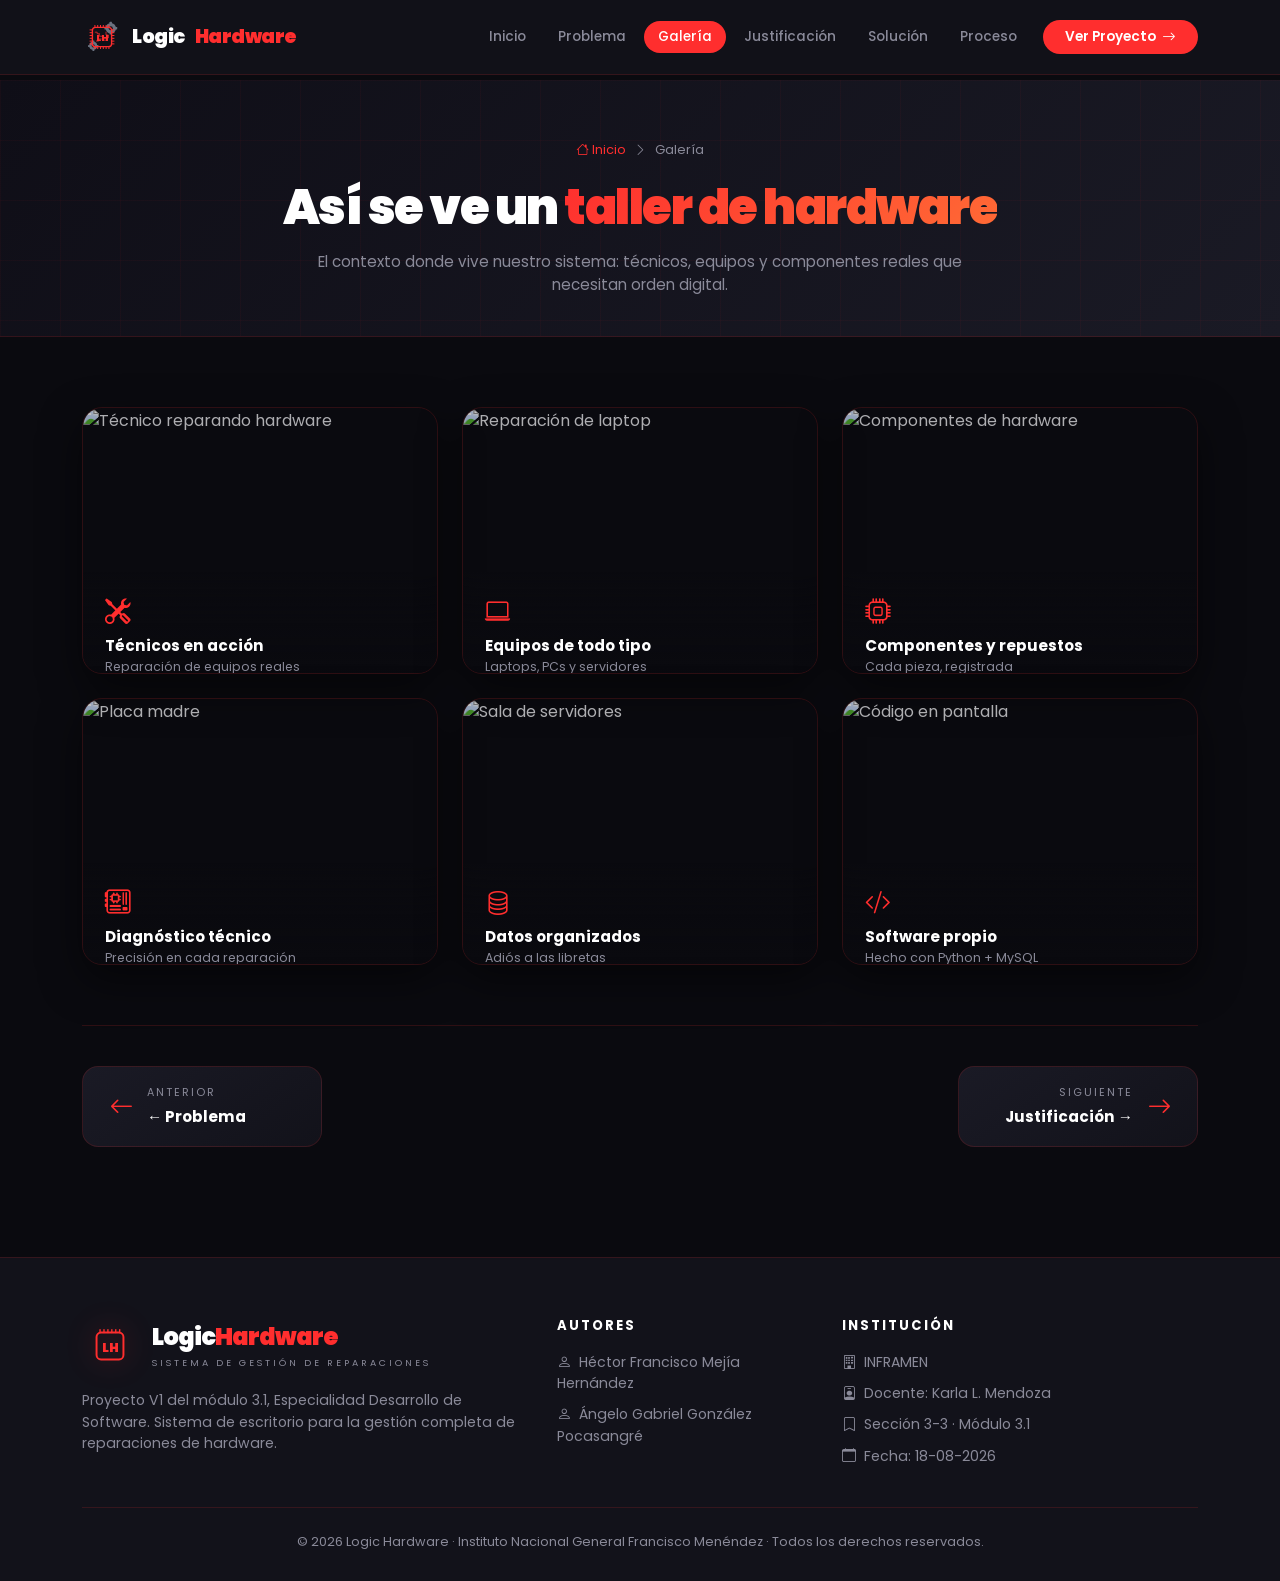
<file: galeria.html>
<!DOCTYPE html>
<html lang="es">
<head>
<meta charset="UTF-8">
<meta name="viewport" content="width=device-width, initial-scale=1.0">
<title>Galería | Logic Hardware</title>
<link rel="icon" type="image/svg+xml" href="data:image/svg+xml,%3Csvg xmlns='http://www.w3.org/2000/svg' viewBox='0 0 100 100'%3E%3Crect width='100' height='100' rx='20' fill='%230a0a0f'/%3E%3Crect x='25' y='25' width='50' height='50' rx='8' fill='none' stroke='%23ff2e2e' stroke-width='3'/%3E%3Ctext x='50' y='58' text-anchor='middle' fill='%23ff2e2e' font-size='22' font-weight='900' font-family='Arial'%3ELH%3C/text%3E%3C/svg%3E">
<link href="https://cdn.jsdelivr.net/npm/bootstrap@5.3.3/dist/css/bootstrap.min.css" rel="stylesheet">
<link rel="stylesheet" href="https://cdn.jsdelivr.net/npm/bootstrap-icons@1.11.3/font/bootstrap-icons.css">
<link href="https://fonts.googleapis.com/css2?family=Poppins:wght@300;400;600;700;900&family=JetBrains+Mono:wght@400;700&display=swap" rel="stylesheet">
<link rel="stylesheet" href="style.css">
</head>
<body>

<div class="progress-bar-lh" id="progressBar"></div>

<!-- NAVBAR -->
<nav class="navbar navbar-expand-lg navbar-lh fixed-top" id="mainNav">
    <div class="container">
        <a class="navbar-brand" href="index.html">
            <svg class="logo-svg" viewBox="0 0 100 100">
                <g transform="translate(72,28)" fill="#6b7280">
                    <circle cx="0" cy="0" r="13"/>
                    <rect x="-3" y="-16" width="6" height="6" rx="1"/>
                    <rect x="-3" y="10" width="6" height="6" rx="1"/>
                    <rect x="-16" y="-3" width="6" height="6" rx="1"/>
                    <rect x="10" y="-3" width="6" height="6" rx="1"/>
                    <circle cx="0" cy="0" r="5" fill="#12121a"/>
                </g>
                <g transform="translate(28,72)" fill="#6b7280">
                    <circle cx="0" cy="0" r="10"/>
                    <rect x="-2" y="-13" width="5" height="5" rx="1"/>
                    <rect x="-2" y="8" width="5" height="5" rx="1"/>
                    <rect x="-13" y="-2" width="5" height="5" rx="1"/>
                    <rect x="8" y="-2" width="5" height="5" rx="1"/>
                    <circle cx="0" cy="0" r="4" fill="#12121a"/>
                </g>
                <rect x="26" y="26" width="48" height="48" rx="8" fill="none" stroke="#ff2e2e" stroke-width="3.5"/>
                <g fill="#ff2e2e">
                    <rect x="31" y="20" width="2.5" height="7"/><rect x="38" y="20" width="2.5" height="7"/>
                    <rect x="45" y="20" width="2.5" height="7"/><rect x="52" y="20" width="2.5" height="7"/>
                    <rect x="59" y="20" width="2.5" height="7"/><rect x="66" y="20" width="2.5" height="7"/>
                    <rect x="31" y="73" width="2.5" height="7"/><rect x="38" y="73" width="2.5" height="7"/>
                    <rect x="45" y="73" width="2.5" height="7"/><rect x="52" y="73" width="2.5" height="7"/>
                    <rect x="59" y="73" width="2.5" height="7"/><rect x="66" y="73" width="2.5" height="7"/>
                    <rect x="19" y="31" width="7" height="2.5"/><rect x="19" y="38" width="7" height="2.5"/>
                    <rect x="19" y="45" width="7" height="2.5"/><rect x="19" y="52" width="7" height="2.5"/>
                    <rect x="19" y="59" width="7" height="2.5"/><rect x="19" y="66" width="7" height="2.5"/>
                    <rect x="74" y="31" width="7" height="2.5"/><rect x="74" y="38" width="7" height="2.5"/>
                    <rect x="74" y="45" width="7" height="2.5"/><rect x="74" y="52" width="7" height="2.5"/>
                    <rect x="74" y="59" width="7" height="2.5"/><rect x="74" y="66" width="7" height="2.5"/>
                </g>
                <g stroke="#ff2e2e" stroke-width="1.8" fill="none" stroke-linecap="round">
                    <path d="M 33 38 L 38 38 L 38 42 L 43 42"/>
                    <path d="M 43 42 L 43 48 L 50 48"/>
                    <path d="M 60 38 L 60 45 L 66 45 L 66 52"/>
                    <path d="M 36 60 L 42 60 L 42 55 L 48 55"/>
                    <path d="M 55 58 L 62 58 L 62 52"/>
                </g>
                <text x="50" y="60" text-anchor="middle" fill="#ff2e2e" font-size="22" font-weight="900" font-family="Arial">LH</text>
            </svg>
            Logic<span>Hardware</span>
        </a>
        <button class="navbar-toggler border-0" type="button" data-bs-toggle="collapse" data-bs-target="#navMenu">
            <i class="bi bi-list text-white fs-3"></i>
        </button>
        <div class="collapse navbar-collapse" id="navMenu">
            <ul class="navbar-nav ms-auto align-items-lg-center gap-1">
                <li class="nav-item"><a class="nav-link" href="index.html">Inicio</a></li>
                <li class="nav-item"><a class="nav-link" href="problema.html">Problema</a></li>
                <li class="nav-item"><a class="nav-link active" href="galeria.html">Galería</a></li>
                <li class="nav-item"><a class="nav-link" href="justificacion.html">Justificación</a></li>
                <li class="nav-item"><a class="nav-link" href="solucion.html">Solución</a></li>
                <li class="nav-item"><a class="nav-link" href="proceso.html">Proceso</a></li>
                <li class="nav-item ms-lg-2">
                    <a class="nav-cta-btn" href="solucion.html">Ver Proyecto <i class="bi bi-arrow-right"></i></a>
                </li>
            </ul>
        </div>
    </div>
</nav>

<!-- PAGE HEADER -->
<div class="page-header">
    <div class="container page-header-content">
        <div class="breadcrumb-lh">
            <a href="index.html"><i class="bi bi-house"></i> Inicio</a>
            <i class="bi bi-chevron-right"></i>
            <span>Galería</span>
        </div>
        <h1>Así se ve un <span>taller de hardware</span></h1>
        <p>El contexto donde vive nuestro sistema: técnicos, equipos y componentes reales que necesitan orden digital.</p>
    </div>
</div>

<!-- GALERÍA -->
<section class="section">
    <div class="container">
        <div class="row g-4">
            <div class="col-md-6 col-lg-4 reveal">
                <div class="gallery-item">
                    <img src="https://images.unsplash.com/photo-1581092160562-40aa08e78837?w=800&q=80" alt="Técnico reparando hardware" loading="lazy" onerror="this.src='https://images.unsplash.com/photo-1603732551658-5fabbafa84eb?w=800&q=80'">
                    <div class="gallery-overlay">
                        <i class="bi bi-tools"></i>
                        <h6>Técnicos en acción</h6>
                        <p>Reparación de equipos reales</p>
                    </div>
                </div>
            </div>

            <div class="col-md-6 col-lg-4 reveal">
                <div class="gallery-item">
                    <img src="https://images.unsplash.com/photo-1591799264318-7e6ef8ddb7ea?w=800&q=80" alt="Reparación de laptop" loading="lazy" onerror="this.src='https://images.unsplash.com/photo-1531492746076-161ca9bcad58?w=800&q=80'">
                    <div class="gallery-overlay">
                        <i class="bi bi-laptop"></i>
                        <h6>Equipos de todo tipo</h6>
                        <p>Laptops, PCs y servidores</p>
                    </div>
                </div>
            </div>

            <div class="col-md-6 col-lg-4 reveal">
                <div class="gallery-item">
                    <img src="https://images.unsplash.com/photo-1558494949-ef010cbdcc31?w=800&q=80" alt="Componentes de hardware" loading="lazy" onerror="this.src='https://images.unsplash.com/photo-1591238372338-22d30c883a86?w=800&q=80'">
                    <div class="gallery-overlay">
                        <i class="bi bi-cpu"></i>
                        <h6>Componentes y repuestos</h6>
                        <p>Cada pieza, registrada</p>
                    </div>
                </div>
            </div>

            <div class="col-md-6 col-lg-4 reveal">
                <div class="gallery-item">
                    <img src="https://images.unsplash.com/photo-1591238372338-22d30c883a86?w=800&q=80" alt="Placa madre" loading="lazy" onerror="this.src='https://images.unsplash.com/photo-1518770660439-4636190af475?w=800&q=80'">
                    <div class="gallery-overlay">
                        <i class="bi bi-motherboard"></i>
                        <h6>Diagnóstico técnico</h6>
                        <p>Precisión en cada reparación</p>
                    </div>
                </div>
            </div>

            <div class="col-md-6 col-lg-4 reveal">
                <div class="gallery-item">
                    <img src="https://images.unsplash.com/photo-1544197150-b99a580bb7a8?w=800&q=80" alt="Sala de servidores" loading="lazy" onerror="this.src='https://images.unsplash.com/photo-1560732488-6b0df240254a?w=800&q=80'">
                    <div class="gallery-overlay">
                        <i class="bi bi-database"></i>
                        <h6>Datos organizados</h6>
                        <p>Adiós a las libretas</p>
                    </div>
                </div>
            </div>

            <div class="col-md-6 col-lg-4 reveal">
                <div class="gallery-item">
                    <img src="https://images.unsplash.com/photo-1461749280684-dccba630e2f6?w=800&q=80" alt="Código en pantalla" loading="lazy" onerror="this.src='https://images.unsplash.com/photo-1498050108023-c5249f4df085?w=800&q=80'">
                    <div class="gallery-overlay">
                        <i class="bi bi-code-slash"></i>
                        <h6>Software propio</h6>
                        <p>Hecho con Python + MySQL</p>
                    </div>
                </div>
            </div>
        </div>

        <!-- NAVEGACIÓN ENTRE PÁGINAS -->
        <div class="page-nav reveal">
            <a href="problema.html" class="page-nav-btn">
                <i class="bi bi-arrow-left"></i>
                <div>
                    <div class="dir">Anterior</div>
                    <div class="ttl">← Problema</div>
                </div>
            </a>
            <a href="justificacion.html" class="page-nav-btn next">
                <i class="bi bi-arrow-right"></i>
                <div>
                    <div class="dir">Siguiente</div>
                    <div class="ttl">Justificación →</div>
                </div>
            </a>
        </div>
    </div>
</section>

<!-- FOOTER -->
<footer>
    <div class="container">
        <div class="row g-4 mb-4">
            <div class="col-lg-5">
                <div class="footer-brand">
                    <svg viewBox="0 0 100 100">
                        <rect x="26" y="26" width="48" height="48" rx="8" fill="none" stroke="#ff2e2e" stroke-width="3.5"/>
                        <g fill="#ff2e2e">
                            <rect x="31" y="20" width="2.5" height="7"/><rect x="38" y="20" width="2.5" height="7"/>
                            <rect x="45" y="20" width="2.5" height="7"/><rect x="52" y="20" width="2.5" height="7"/>
                            <rect x="59" y="20" width="2.5" height="7"/><rect x="66" y="20" width="2.5" height="7"/>
                        </g>
                        <text x="50" y="60" text-anchor="middle" fill="#ff2e2e" font-size="22" font-weight="900" font-family="Arial">LH</text>
                    </svg>
                    <div>
                        <h4>Logic<span>Hardware</span></h4>
                        <div class="tagline">Sistema de Gestión de Reparaciones</div>
                    </div>
                </div>
                <p>Proyecto V1 del módulo 3.1, Especialidad Desarrollo de Software. Sistema de escritorio para la gestión completa de reparaciones de hardware.</p>
            </div>
            <div class="col-lg-3 col-md-6">
                <h6>Autores</h6>
                <ul>
                    <li><i class="bi bi-person me-2"></i>Héctor Francisco Mejía Hernández</li>
                    <li><i class="bi bi-person me-2"></i>Ángelo Gabriel González Pocasangré</li>
                </ul>
            </div>
            <div class="col-lg-4 col-md-6">
                <h6>Institución</h6>
                <ul>
                    <li><i class="bi bi-building me-2"></i>INFRAMEN</li>
                    <li><i class="bi bi-person-badge me-2"></i>Docente: Karla L. Mendoza</li>
                    <li><i class="bi bi-bookmark me-2"></i>Sección 3-3 · Módulo 3.1</li>
                    <li><i class="bi bi-calendar me-2"></i>Fecha: 18-08-2026</li>
                </ul>
            </div>
        </div>
        <div class="footer-bottom">
            © 2026 Logic Hardware · Instituto Nacional General Francisco Menéndez · Todos los derechos reservados.
        </div>
    </div>
</footer>

<script src="https://cdn.jsdelivr.net/npm/bootstrap@5.3.3/dist/js/bootstrap.bundle.min.js"></script>
<script src="script.js"></script>
</body>
</html>
</file>
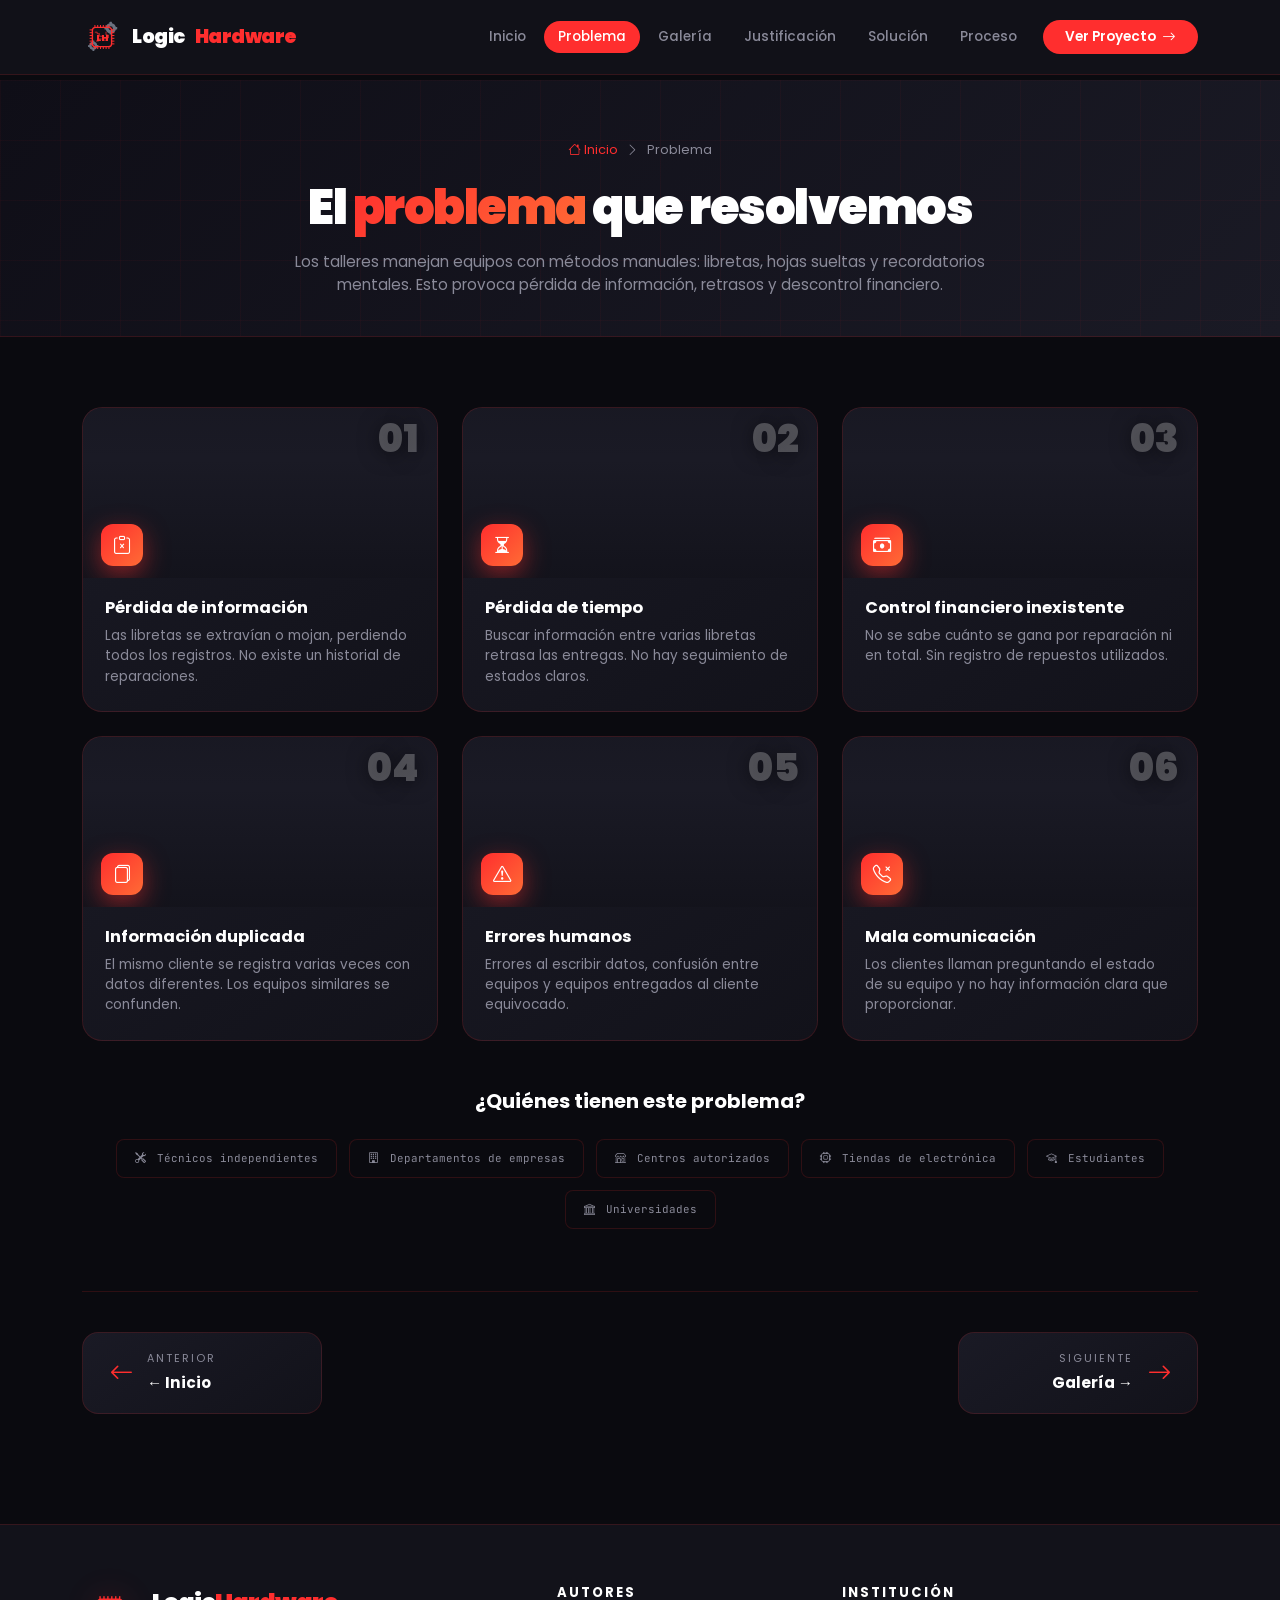
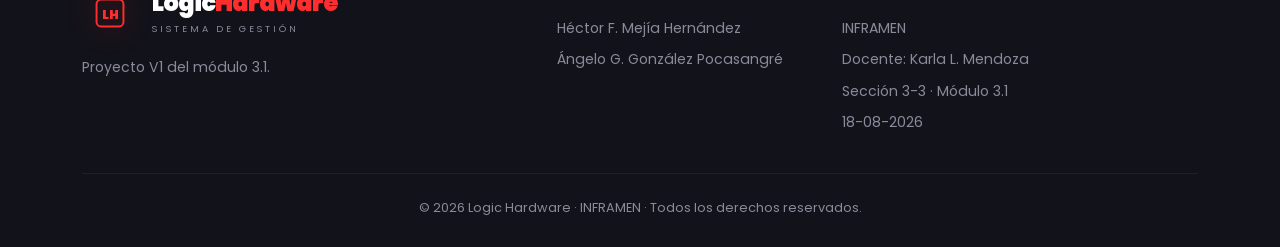
<file: problema.html>
<!DOCTYPE html>
<html lang="es">
<head>
<meta charset="UTF-8">
<meta name="viewport" content="width=device-width, initial-scale=1.0">
<title>Problema | Logic Hardware</title>
<link rel="icon" type="image/svg+xml" href="data:image/svg+xml,%3Csvg xmlns='http://www.w3.org/2000/svg' viewBox='0 0 100 100'%3E%3Crect width='100' height='100' rx='20' fill='%230a0a0f'/%3E%3Crect x='25' y='25' width='50' height='50' rx='8' fill='none' stroke='%23ff2e2e' stroke-width='3'/%3E%3Ctext x='50' y='58' text-anchor='middle' fill='%23ff2e2e' font-size='22' font-weight='900' font-family='Arial'%3ELH%3C/text%3E%3C/svg%3E">
<link href="https://cdn.jsdelivr.net/npm/bootstrap@5.3.3/dist/css/bootstrap.min.css" rel="stylesheet">
<link rel="stylesheet" href="https://cdn.jsdelivr.net/npm/bootstrap-icons@1.11.3/font/bootstrap-icons.css">
<link href="https://fonts.googleapis.com/css2?family=Poppins:wght@300;400;600;700;900&family=JetBrains+Mono:wght@400;700&display=swap" rel="stylesheet">
<link rel="stylesheet" href="style.css">
</head>
<body>

<div class="progress-bar-lh" id="progressBar"></div>

<nav class="navbar navbar-expand-lg navbar-lh fixed-top" id="mainNav">
    <div class="container">
        <a class="navbar-brand" href="index.html">
            <svg class="logo-svg" viewBox="0 0 100 100">
                <g transform="translate(72,28)" fill="#6b7280"><circle cx="0" cy="0" r="13"/><rect x="-3" y="-16" width="6" height="6" rx="1"/><rect x="-3" y="10" width="6" height="6" rx="1"/><rect x="-16" y="-3" width="6" height="6" rx="1"/><rect x="10" y="-3" width="6" height="6" rx="1"/><circle cx="0" cy="0" r="5" fill="#12121a"/></g>
                <g transform="translate(28,72)" fill="#6b7280"><circle cx="0" cy="0" r="10"/><rect x="-2" y="-13" width="5" height="5" rx="1"/><rect x="-2" y="8" width="5" height="5" rx="1"/><rect x="-13" y="-2" width="5" height="5" rx="1"/><rect x="8" y="-2" width="5" height="5" rx="1"/><circle cx="0" cy="0" r="4" fill="#12121a"/></g>
                <rect x="26" y="26" width="48" height="48" rx="8" fill="none" stroke="#ff2e2e" stroke-width="3.5"/>
                <g fill="#ff2e2e"><rect x="31" y="20" width="2.5" height="7"/><rect x="38" y="20" width="2.5" height="7"/><rect x="45" y="20" width="2.5" height="7"/><rect x="52" y="20" width="2.5" height="7"/><rect x="59" y="20" width="2.5" height="7"/><rect x="66" y="20" width="2.5" height="7"/><rect x="31" y="73" width="2.5" height="7"/><rect x="38" y="73" width="2.5" height="7"/><rect x="45" y="73" width="2.5" height="7"/><rect x="52" y="73" width="2.5" height="7"/><rect x="59" y="73" width="2.5" height="7"/><rect x="66" y="73" width="2.5" height="7"/><rect x="19" y="31" width="7" height="2.5"/><rect x="19" y="38" width="7" height="2.5"/><rect x="19" y="45" width="7" height="2.5"/><rect x="19" y="52" width="7" height="2.5"/><rect x="19" y="59" width="7" height="2.5"/><rect x="19" y="66" width="7" height="2.5"/><rect x="74" y="31" width="7" height="2.5"/><rect x="74" y="38" width="7" height="2.5"/><rect x="74" y="45" width="7" height="2.5"/><rect x="74" y="52" width="7" height="2.5"/><rect x="74" y="59" width="7" height="2.5"/><rect x="74" y="66" width="7" height="2.5"/></g>
                <g stroke="#ff2e2e" stroke-width="1.8" fill="none" stroke-linecap="round"><path d="M 33 38 L 38 38 L 38 42 L 43 42"/><path d="M 43 42 L 43 48 L 50 48"/><path d="M 60 38 L 60 45 L 66 45 L 66 52"/><path d="M 36 60 L 42 60 L 42 55 L 48 55"/><path d="M 55 58 L 62 58 L 62 52"/></g>
                <text x="50" y="60" text-anchor="middle" fill="#ff2e2e" font-size="22" font-weight="900" font-family="Arial">LH</text>
            </svg>
            Logic<span>Hardware</span>
        </a>
        <button class="navbar-toggler border-0" type="button" data-bs-toggle="collapse" data-bs-target="#navMenu"><i class="bi bi-list text-white fs-3"></i></button>
        <div class="collapse navbar-collapse" id="navMenu">
            <ul class="navbar-nav ms-auto align-items-lg-center gap-1">
                <li class="nav-item"><a class="nav-link" href="index.html">Inicio</a></li>
                <li class="nav-item"><a class="nav-link active" href="problema.html">Problema</a></li>
                <li class="nav-item"><a class="nav-link" href="galeria.html">Galería</a></li>
                <li class="nav-item"><a class="nav-link" href="justificacion.html">Justificación</a></li>
                <li class="nav-item"><a class="nav-link" href="solucion.html">Solución</a></li>
                <li class="nav-item"><a class="nav-link" href="proceso.html">Proceso</a></li>
                <li class="nav-item ms-lg-2"><a class="nav-cta-btn" href="solucion.html">Ver Proyecto <i class="bi bi-arrow-right"></i></a></li>
            </ul>
        </div>
    </div>
</nav>

<div class="page-header">
    <div class="container page-header-content">
        <div class="breadcrumb-lh"><a href="index.html"><i class="bi bi-house"></i> Inicio</a> <i class="bi bi-chevron-right"></i> <span>Problema</span></div>
        <h1>El <span>problema</span> que resolvemos</h1>
        <p>Los talleres manejan equipos con métodos manuales: libretas, hojas sueltas y recordatorios mentales. Esto provoca pérdida de información, retrasos y descontrol financiero.</p>
    </div>
</div>

<section class="section">
    <div class="container">
        <div class="row g-4">
            <div class="col-md-6 col-lg-4 reveal">
                <div class="prob-card">
                    <div class="prob-img"><span class="prob-num">01</span><img src="https://images.unsplash.com/photo-1586281380349-632531db7ed4?w=800&q=80" alt="Documentos" loading="lazy" onerror="this.src='https://images.unsplash.com/photo-1568667256549-094345857637?w=800&q=80'"><div class="prob-icon-float"><i class="bi bi-clipboard-x"></i></div></div>
                    <div class="prob-body"><h5>Pérdida de información</h5><p>Las libretas se extravían o mojan, perdiendo todos los registros. No existe un historial de reparaciones.</p></div>
                </div>
            </div>
            <div class="col-md-6 col-lg-4 reveal">
                <div class="prob-card">
                    <div class="prob-img"><span class="prob-num">02</span><img src="https://images.unsplash.com/photo-1495364141860-b0d03eccd065?w=800&q=80" alt="Reloj" loading="lazy" onerror="this.src='https://images.unsplash.com/photo-1501139083538-0139583c060f?w=800&q=80'"><div class="prob-icon-float"><i class="bi bi-hourglass-split"></i></div></div>
                    <div class="prob-body"><h5>Pérdida de tiempo</h5><p>Buscar información entre varias libretas retrasa las entregas. No hay seguimiento de estados claros.</p></div>
                </div>
            </div>
            <div class="col-md-6 col-lg-4 reveal">
                <div class="prob-card">
                    <div class="prob-img"><span class="prob-num">03</span><img src="https://images.unsplash.com/photo-1580519542036-c47de6196ba5?w=800&q=80" alt="Dinero" loading="lazy" onerror="this.src='https://images.unsplash.com/photo-1554224155-6726b3ff858f?w=800&q=80'"><div class="prob-icon-float"><i class="bi bi-cash-stack"></i></div></div>
                    <div class="prob-body"><h5>Control financiero inexistente</h5><p>No se sabe cuánto se gana por reparación ni en total. Sin registro de repuestos utilizados.</p></div>
                </div>
            </div>
            <div class="col-md-6 col-lg-4 reveal">
                <div class="prob-card">
                    <div class="prob-img"><span class="prob-num">04</span><img src="https://images.unsplash.com/photo-1554224155-8d04cb21cd6c?w=800&q=80" alt="Duplicado" loading="lazy" onerror="this.src='https://images.unsplash.com/photo-1450101499163-c8848c66ca85?w=800&q=80'"><div class="prob-icon-float"><i class="bi bi-files"></i></div></div>
                    <div class="prob-body"><h5>Información duplicada</h5><p>El mismo cliente se registra varias veces con datos diferentes. Los equipos similares se confunden.</p></div>
                </div>
            </div>
            <div class="col-md-6 col-lg-4 reveal">
                <div class="prob-card">
                    <div class="prob-img"><span class="prob-num">05</span><img src="https://images.unsplash.com/photo-1516321318423-f06f85e504b3?w=800&q=80" alt="Errores" loading="lazy" onerror="this.src='https://images.unsplash.com/photo-1454165804606-c3d57bc86b40?w=800&q=80'"><div class="prob-icon-float"><i class="bi bi-exclamation-triangle"></i></div></div>
                    <div class="prob-body"><h5>Errores humanos</h5><p>Errores al escribir datos, confusión entre equipos y equipos entregados al cliente equivocado.</p></div>
                </div>
            </div>
            <div class="col-md-6 col-lg-4 reveal">
                <div class="prob-card">
                    <div class="prob-img"><span class="prob-num">06</span><img src="https://images.unsplash.com/photo-1553028826-f4804a6dba3b?w=800&q=80" alt="Comunicación" loading="lazy" onerror="this.src='https://images.unsplash.com/photo-1560250097-0b93528c311a?w=800&q=80'"><div class="prob-icon-float"><i class="bi bi-telephone-x"></i></div></div>
                    <div class="prob-body"><h5>Mala comunicación</h5><p>Los clientes llaman preguntando el estado de su equipo y no hay información clara que proporcionar.</p></div>
                </div>
            </div>
        </div>

        <div class="text-center mt-5 reveal">
            <h5 class="text-white fw-bold mb-4">¿Quiénes tienen este problema?</h5>
            <div class="d-flex flex-wrap justify-content-center gap-2">
                <span class="attr-badge" style="padding:10px 18px;"><i class="bi bi-tools me-1"></i> Técnicos independientes</span>
                <span class="attr-badge" style="padding:10px 18px;"><i class="bi bi-building me-1"></i> Departamentos de empresas</span>
                <span class="attr-badge" style="padding:10px 18px;"><i class="bi bi-shop me-1"></i> Centros autorizados</span>
                <span class="attr-badge" style="padding:10px 18px;"><i class="bi bi-cpu me-1"></i> Tiendas de electrónica</span>
                <span class="attr-badge" style="padding:10px 18px;"><i class="bi bi-mortarboard me-1"></i> Estudiantes</span>
                <span class="attr-badge" style="padding:10px 18px;"><i class="bi bi-bank me-1"></i> Universidades</span>
            </div>
        </div>

        <div class="page-nav reveal">
            <a href="index.html" class="page-nav-btn"><i class="bi bi-arrow-left"></i><div><div class="dir">Anterior</div><div class="ttl">← Inicio</div></div></a>
            <a href="galeria.html" class="page-nav-btn next"><i class="bi bi-arrow-right"></i><div><div class="dir">Siguiente</div><div class="ttl">Galería →</div></div></a>
        </div>
    </div>
</section>

<footer>
    <div class="container">
        <div class="row g-4 mb-4">
            <div class="col-lg-5">
                <div class="footer-brand"><svg viewBox="0 0 100 100"><rect x="26" y="26" width="48" height="48" rx="8" fill="none" stroke="#ff2e2e" stroke-width="3.5"/><g fill="#ff2e2e"><rect x="31" y="20" width="2.5" height="7"/><rect x="38" y="20" width="2.5" height="7"/><rect x="45" y="20" width="2.5" height="7"/><rect x="52" y="20" width="2.5" height="7"/><rect x="59" y="20" width="2.5" height="7"/><rect x="66" y="20" width="2.5" height="7"/></g><text x="50" y="60" text-anchor="middle" fill="#ff2e2e" font-size="22" font-weight="900" font-family="Arial">LH</text></svg><div><h4>Logic<span>Hardware</span></h4><div class="tagline">Sistema de Gestión</div></div></div>
                <p>Proyecto V1 del módulo 3.1.</p>
            </div>
            <div class="col-lg-3 col-md-6"><h6>Autores</h6><ul><li>Héctor F. Mejía Hernández</li><li>Ángelo G. González Pocasangré</li></ul></div>
            <div class="col-lg-4 col-md-6"><h6>Institución</h6><ul><li>INFRAMEN</li><li>Docente: Karla L. Mendoza</li><li>Sección 3-3 · Módulo 3.1</li><li>18-08-2026</li></ul></div>
        </div>
        <div class="footer-bottom">© 2026 Logic Hardware · INFRAMEN · Todos los derechos reservados.</div>
    </div>
</footer>

<script src="https://cdn.jsdelivr.net/npm/bootstrap@5.3.3/dist/js/bootstrap.bundle.min.js"></script>
<script src="script.js"></script>
</body>
</html>
</file>
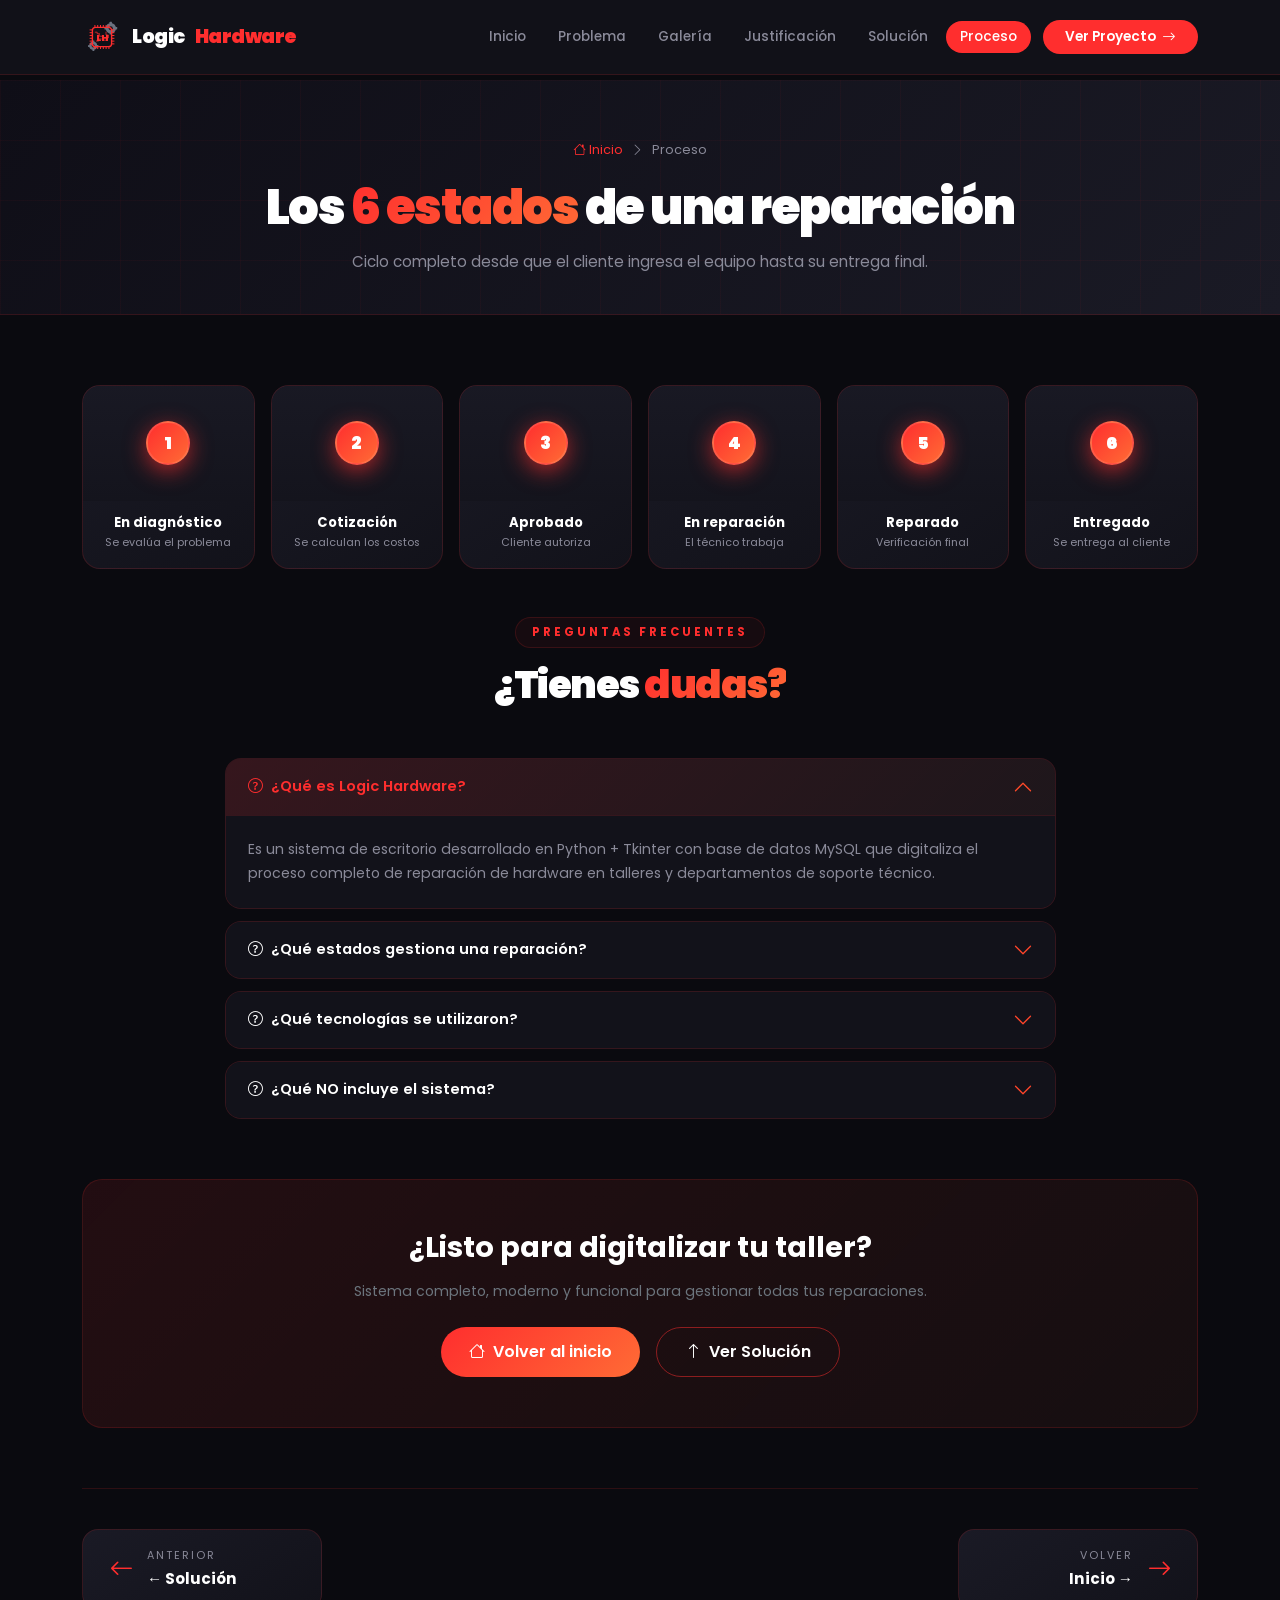
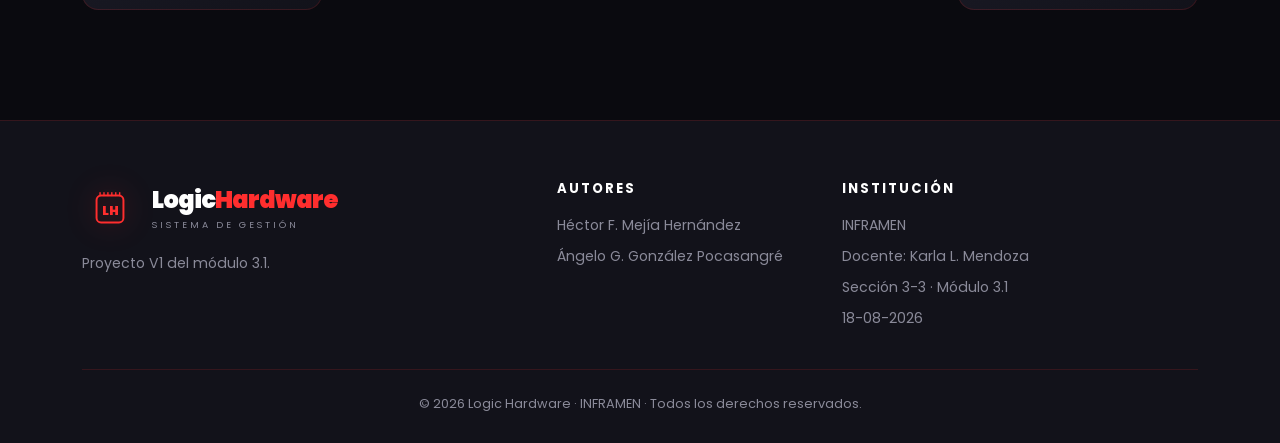
<file: proceso.html>
<!DOCTYPE html>
<html lang="es">
<head>
<meta charset="UTF-8">
<meta name="viewport" content="width=device-width, initial-scale=1.0">
<title>Proceso | Logic Hardware</title>
<link rel="icon" type="image/svg+xml" href="data:image/svg+xml,%3Csvg xmlns='http://www.w3.org/2000/svg' viewBox='0 0 100 100'%3E%3Crect width='100' height='100' rx='20' fill='%230a0a0f'/%3E%3Crect x='25' y='25' width='50' height='50' rx='8' fill='none' stroke='%23ff2e2e' stroke-width='3'/%3E%3Ctext x='50' y='58' text-anchor='middle' fill='%23ff2e2e' font-size='22' font-weight='900' font-family='Arial'%3ELH%3C/text%3E%3C/svg%3E">
<link href="https://cdn.jsdelivr.net/npm/bootstrap@5.3.3/dist/css/bootstrap.min.css" rel="stylesheet">
<link rel="stylesheet" href="https://cdn.jsdelivr.net/npm/bootstrap-icons@1.11.3/font/bootstrap-icons.css">
<link href="https://fonts.googleapis.com/css2?family=Poppins:wght@300;400;600;700;900&family=JetBrains+Mono:wght@400;700&display=swap" rel="stylesheet">
<link rel="stylesheet" href="style.css">
</head>
<body>

<div class="progress-bar-lh" id="progressBar"></div>

<nav class="navbar navbar-expand-lg navbar-lh fixed-top" id="mainNav">
    <div class="container">
        <a class="navbar-brand" href="index.html">
            <svg class="logo-svg" viewBox="0 0 100 100">
                <g transform="translate(72,28)" fill="#6b7280"><circle cx="0" cy="0" r="13"/><rect x="-3" y="-16" width="6" height="6" rx="1"/><rect x="-3" y="10" width="6" height="6" rx="1"/><rect x="-16" y="-3" width="6" height="6" rx="1"/><rect x="10" y="-3" width="6" height="6" rx="1"/><circle cx="0" cy="0" r="5" fill="#12121a"/></g>
                <g transform="translate(28,72)" fill="#6b7280"><circle cx="0" cy="0" r="10"/><rect x="-2" y="-13" width="5" height="5" rx="1"/><rect x="-2" y="8" width="5" height="5" rx="1"/><rect x="-13" y="-2" width="5" height="5" rx="1"/><rect x="8" y="-2" width="5" height="5" rx="1"/><circle cx="0" cy="0" r="4" fill="#12121a"/></g>
                <rect x="26" y="26" width="48" height="48" rx="8" fill="none" stroke="#ff2e2e" stroke-width="3.5"/>
                <g fill="#ff2e2e"><rect x="31" y="20" width="2.5" height="7"/><rect x="38" y="20" width="2.5" height="7"/><rect x="45" y="20" width="2.5" height="7"/><rect x="52" y="20" width="2.5" height="7"/><rect x="59" y="20" width="2.5" height="7"/><rect x="66" y="20" width="2.5" height="7"/><rect x="31" y="73" width="2.5" height="7"/><rect x="38" y="73" width="2.5" height="7"/><rect x="45" y="73" width="2.5" height="7"/><rect x="52" y="73" width="2.5" height="7"/><rect x="59" y="73" width="2.5" height="7"/><rect x="66" y="73" width="2.5" height="7"/><rect x="19" y="31" width="7" height="2.5"/><rect x="19" y="38" width="7" height="2.5"/><rect x="19" y="45" width="7" height="2.5"/><rect x="19" y="52" width="7" height="2.5"/><rect x="19" y="59" width="7" height="2.5"/><rect x="19" y="66" width="7" height="2.5"/><rect x="74" y="31" width="7" height="2.5"/><rect x="74" y="38" width="7" height="2.5"/><rect x="74" y="45" width="7" height="2.5"/><rect x="74" y="52" width="7" height="2.5"/><rect x="74" y="59" width="7" height="2.5"/><rect x="74" y="66" width="7" height="2.5"/></g>
                <g stroke="#ff2e2e" stroke-width="1.8" fill="none" stroke-linecap="round"><path d="M 33 38 L 38 38 L 38 42 L 43 42"/><path d="M 43 42 L 43 48 L 50 48"/><path d="M 60 38 L 60 45 L 66 45 L 66 52"/><path d="M 36 60 L 42 60 L 42 55 L 48 55"/><path d="M 55 58 L 62 58 L 62 52"/></g>
                <text x="50" y="60" text-anchor="middle" fill="#ff2e2e" font-size="22" font-weight="900" font-family="Arial">LH</text>
            </svg>
            Logic<span>Hardware</span>
        </a>
        <button class="navbar-toggler border-0" type="button" data-bs-toggle="collapse" data-bs-target="#navMenu"><i class="bi bi-list text-white fs-3"></i></button>
        <div class="collapse navbar-collapse" id="navMenu">
            <ul class="navbar-nav ms-auto align-items-lg-center gap-1">
                <li class="nav-item"><a class="nav-link" href="index.html">Inicio</a></li>
                <li class="nav-item"><a class="nav-link" href="problema.html">Problema</a></li>
                <li class="nav-item"><a class="nav-link" href="galeria.html">Galería</a></li>
                <li class="nav-item"><a class="nav-link" href="justificacion.html">Justificación</a></li>
                <li class="nav-item"><a class="nav-link" href="solucion.html">Solución</a></li>
                <li class="nav-item"><a class="nav-link active" href="proceso.html">Proceso</a></li>
                <li class="nav-item ms-lg-2"><a class="nav-cta-btn" href="solucion.html">Ver Proyecto <i class="bi bi-arrow-right"></i></a></li>
            </ul>
        </div>
    </div>
</nav>

<div class="page-header">
    <div class="container page-header-content">
        <div class="breadcrumb-lh"><a href="index.html"><i class="bi bi-house"></i> Inicio</a> <i class="bi bi-chevron-right"></i> <span>Proceso</span></div>
        <h1>Los <span>6 estados</span> de una reparación</h1>
        <p>Ciclo completo desde que el cliente ingresa el equipo hasta su entrega final.</p>
    </div>
</div>

<section class="section">
    <div class="container">
        <div class="row g-3">
            <div class="col-6 col-md-4 col-lg-2 reveal"><div class="process-step"><div class="process-img"><img src="https://images.unsplash.com/photo-1581092160562-40aa08e78837?w=800&q=80" alt="Diagnóstico" loading="lazy" onerror="this.src='https://images.unsplash.com/photo-1603732551658-5fabbafa84eb?w=800&q=80'"><div class="process-num">1</div></div><div class="process-body"><h6>En diagnóstico</h6><p>Se evalúa el problema</p></div></div></div>
            <div class="col-6 col-md-4 col-lg-2 reveal"><div class="process-step"><div class="process-img"><img src="https://images.unsplash.com/photo-1554224155-6726b3ff858f?w=800&q=80" alt="Cotización" loading="lazy" onerror="this.src='https://images.unsplash.com/photo-1554224154-26032ffc0d07?w=800&q=80'"><div class="process-num">2</div></div><div class="process-body"><h6>Cotización</h6><p>Se calculan los costos</p></div></div></div>
            <div class="col-6 col-md-4 col-lg-2 reveal"><div class="process-step"><div class="process-img"><img src="https://images.unsplash.com/photo-1521737711867-e3b97375f902?w=800&q=80" alt="Aprobado" loading="lazy" onerror="this.src='https://images.unsplash.com/photo-1522071820081-009f0129c71c?w=800&q=80'"><div class="process-num">3</div></div><div class="process-body"><h6>Aprobado</h6><p>Cliente autoriza</p></div></div></div>
            <div class="col-6 col-md-4 col-lg-2 reveal"><div class="process-step"><div class="process-img"><img src="https://images.unsplash.com/photo-1591799264318-7e6ef8ddb7ea?w=800&q=80" alt="Reparación" loading="lazy" onerror="this.src='https://images.unsplash.com/photo-1531492746076-161ca9bcad58?w=800&q=80'"><div class="process-num">4</div></div><div class="process-body"><h6>En reparación</h6><p>El técnico trabaja</p></div></div></div>
            <div class="col-6 col-md-4 col-lg-2 reveal"><div class="process-step"><div class="process-img"><img src="https://images.unsplash.com/photo-1498050108023-c5249f4df085?w=800&q=80" alt="Reparado" loading="lazy" onerror="this.src='https://images.unsplash.com/photo-1461749280684-dccba630e2f6?w=800&q=80'"><div class="process-num">5</div></div><div class="process-body"><h6>Reparado</h6><p>Verificación final</p></div></div></div>
            <div class="col-6 col-md-4 col-lg-2 reveal"><div class="process-step"><div class="process-img"><img src="https://images.unsplash.com/photo-1556742049-0cfed4f6a45d?w=800&q=80" alt="Entregado" loading="lazy" onerror="this.src='https://images.unsplash.com/photo-1521737604893-d14cc237f11d?w=800&q=80'"><div class="process-num">6</div></div><div class="process-body"><h6>Entregado</h6><p>Se entrega al cliente</p></div></div></div>
        </div>

        <div class="section-header mt-5 reveal"><span class="section-tag">Preguntas Frecuentes</span><h2 class="section-title">¿Tienes <span>dudas?</span></h2></div>
        <div class="row justify-content-center">
            <div class="col-lg-9">
                <div class="accordion accordion-lh reveal" id="faqAccordion">
                    <div class="accordion-item"><h2 class="accordion-header"><button class="accordion-button" type="button" data-bs-toggle="collapse" data-bs-target="#faq1"><i class="bi bi-question-circle me-2"></i> ¿Qué es Logic Hardware?</button></h2><div id="faq1" class="accordion-collapse collapse show" data-bs-parent="#faqAccordion"><div class="accordion-body">Es un sistema de escritorio desarrollado en Python + Tkinter con base de datos MySQL que digitaliza el proceso completo de reparación de hardware en talleres y departamentos de soporte técnico.</div></div></div>
                    <div class="accordion-item"><h2 class="accordion-header"><button class="accordion-button collapsed" type="button" data-bs-toggle="collapse" data-bs-target="#faq2"><i class="bi bi-question-circle me-2"></i> ¿Qué estados gestiona una reparación?</button></h2><div id="faq2" class="accordion-collapse collapse" data-bs-parent="#faqAccordion"><div class="accordion-body">El sistema maneja 6 estados: <strong>En diagnóstico</strong>, <strong>Cotización</strong>, <strong>Aprobado</strong>, <strong>En reparación</strong>, <strong>Reparado</strong> y <strong>Entregado</strong>.</div></div></div>
                    <div class="accordion-item"><h2 class="accordion-header"><button class="accordion-button collapsed" type="button" data-bs-toggle="collapse" data-bs-target="#faq3"><i class="bi bi-question-circle me-2"></i> ¿Qué tecnologías se utilizaron?</button></h2><div id="faq3" class="accordion-collapse collapse" data-bs-parent="#faqAccordion"><div class="accordion-body"><strong>Python</strong>, <strong>Tkinter</strong>, <strong>MySQL</strong>, <strong>MySQL Workbench</strong> y <strong>PyCharm</strong>.</div></div></div>
                    <div class="accordion-item"><h2 class="accordion-header"><button class="accordion-button collapsed" type="button" data-bs-toggle="collapse" data-bs-target="#faq4"><i class="bi bi-question-circle me-2"></i> ¿Qué NO incluye el sistema?</button></h2><div id="faq4" class="accordion-collapse collapse" data-bs-parent="#faqAccordion"><div class="accordion-body">No gestiona ventas, no tiene facturación electrónica, no maneja pagos en línea, sin notificaciones SMS/email y sin gestión avanzada de garantías.</div></div></div>
                </div>
            </div>
        </div>

        <div class="lh-card text-center reveal mt-5" style="padding: 50px 30px; background: linear-gradient(135deg, rgba(255,46,46,.1), rgba(255,107,53,.05));">
            <h3 class="text-white fw-bold mb-3" style="font-size: 1.8rem;">¿Listo para digitalizar tu taller?</h3>
            <p class="text-secondary mb-4">Sistema completo, moderno y funcional para gestionar todas tus reparaciones.</p>
            <div class="d-flex justify-content-center gap-3 flex-wrap">
                <a href="index.html" class="btn btn-lh-primary"><i class="bi bi-house"></i> Volver al inicio</a>
                <a href="solucion.html" class="btn btn-lh-outline"><i class="bi bi-arrow-up"></i> Ver Solución</a>
            </div>
        </div>

        <div class="page-nav reveal">
            <a href="solucion.html" class="page-nav-btn"><i class="bi bi-arrow-left"></i><div><div class="dir">Anterior</div><div class="ttl">← Solución</div></div></a>
            <a href="index.html" class="page-nav-btn next"><i class="bi bi-arrow-right"></i><div><div class="dir">Volver</div><div class="ttl">Inicio →</div></div></a>
        </div>
    </div>
</section>

<footer>
    <div class="container">
        <div class="row g-4 mb-4">
            <div class="col-lg-5"><div class="footer-brand"><svg viewBox="0 0 100 100"><rect x="26" y="26" width="48" height="48" rx="8" fill="none" stroke="#ff2e2e" stroke-width="3.5"/><g fill="#ff2e2e"><rect x="31" y="20" width="2.5" height="7"/><rect x="38" y="20" width="2.5" height="7"/><rect x="45" y="20" width="2.5" height="7"/><rect x="52" y="20" width="2.5" height="7"/><rect x="59" y="20" width="2.5" height="7"/><rect x="66" y="20" width="2.5" height="7"/></g><text x="50" y="60" text-anchor="middle" fill="#ff2e2e" font-size="22" font-weight="900" font-family="Arial">LH</text></svg><div><h4>Logic<span>Hardware</span></h4><div class="tagline">Sistema de Gestión</div></div></div><p>Proyecto V1 del módulo 3.1.</p></div>
            <div class="col-lg-3 col-md-6"><h6>Autores</h6><ul><li>Héctor F. Mejía Hernández</li><li>Ángelo G. González Pocasangré</li></ul></div>
            <div class="col-lg-4 col-md-6"><h6>Institución</h6><ul><li>INFRAMEN</li><li>Docente: Karla L. Mendoza</li><li>Sección 3-3 · Módulo 3.1</li><li>18-08-2026</li></ul></div>
        </div>
        <div class="footer-bottom">© 2026 Logic Hardware · INFRAMEN · Todos los derechos reservados.</div>
    </div>
</footer>

<script src="https://cdn.jsdelivr.net/npm/bootstrap@5.3.3/dist/js/bootstrap.bundle.min.js"></script>
<script src="script.js"></script>
</body>
</html>
</file>
<file: style.css>
:root {
    --lh-red: #ff2e2e;
    --lh-orange: #ff6b35;
    --lh-dark: #0a0a0f;
    --lh-dark-2: #12121a;
    --lh-dark-3: #1a1a25;
    --lh-text: #e8e8ec;
    --lh-text-dim: #8a8a99;
    --lh-border: rgba(255, 46, 46, .15);
}
* { font-family: 'Poppins', sans-serif; }
html { scroll-behavior: smooth; }
body { background-color: var(--lh-dark); color: var(--lh-text); overflow-x: hidden; padding-top: 80px; }
::-webkit-scrollbar { width: 10px; }
::-webkit-scrollbar-track { background: var(--lh-dark); }
::-webkit-scrollbar-thumb { background: var(--lh-red); border-radius: 10px; }

/* ============ TRANSICIÓN DE PÁGINA ============ */
body {
    opacity: 0;
    animation: pageEnter .8s cubic-bezier(.2,.8,.2,1) forwards;
}
@keyframes pageEnter {
    from { opacity: 0; transform: translateY(20px) scale(.99); }
    to { opacity: 1; transform: translateY(0) scale(1); }
}

/* Overlay de salida */
.page-transition {
    position: fixed;
    inset: 0;
    background: linear-gradient(135deg, #0a0a0f 0%, #1a1a25 50%, #0f0e17 100%);
    z-index: 9999;
    pointer-events: none;
    opacity: 0;
    display: flex;
    align-items: center;
    justify-content: center;
    transition: opacity .45s cubic-bezier(.4,0,.2,1);
}
.page-transition.active {
    opacity: 1;
    pointer-events: all;
}
.page-transition::before {
    content: '';
    position: absolute;
    inset: 0;
    background-image:
        linear-gradient(rgba(255,46,46,.08) 1px, transparent 1px),
        linear-gradient(90deg, rgba(255,46,46,.08) 1px, transparent 1px);
    background-size: 60px 60px;
    opacity: 0;
    transition: opacity .5s;
}
.page-transition.active::before {
    opacity: 1;
}
.page-transition-logo {
    width: 90px;
    height: 90px;
    filter: drop-shadow(0 0 30px rgba(255,46,46,.6));
    transform: scale(.7);
    opacity: 0;
    transition: all .4s cubic-bezier(.2,.8,.2,1);
}
.page-transition.active .page-transition-logo {
    transform: scale(1);
    opacity: 1;
    animation: logoSpin 1.2s cubic-bezier(.4,0,.2,1) infinite alternate;
}
@keyframes logoSpin {
    from { transform: scale(1) rotate(-3deg); }
    to { transform: scale(1.05) rotate(3deg); }
}
.page-transition-bar {
    position: absolute;
    bottom: 0;
    left: 0;
    height: 3px;
    width: 0%;
    background: linear-gradient(90deg, var(--lh-red), var(--lh-orange));
    box-shadow: 0 0 20px var(--lh-red);
}
.page-transition.active .page-transition-bar {
    animation: barFill .7s cubic-bezier(.4,0,.2,1) forwards;
}
@keyframes barFill {
    from { width: 0%; }
    to { width: 100%; }
}
.page-transition-text {
    position: absolute;
    bottom: 60px;
    left: 50%;
    transform: translateX(-50%);
    color: var(--lh-text-dim);
    font-size: .75rem;
    letter-spacing: 4px;
    text-transform: uppercase;
    font-weight: 600;
    opacity: 0;
    transition: opacity .3s .15s;
}
.page-transition.active .page-transition-text {
    opacity: 1;
}

/* ============ NAVBAR ============ */
.navbar-lh { background: rgba(18, 18, 26, .95) !important; backdrop-filter: blur(20px); border-bottom: 1px solid var(--lh-border); padding: 12px 0; transition: all .3s; }
.navbar-lh.scrolled { background: rgba(10, 10, 15, .98) !important; box-shadow: 0 10px 40px rgba(255, 46, 46, .15); }
.navbar-brand { color: #fff !important; font-weight: 900; font-size: 1.2rem; letter-spacing: -.5px; display: flex; align-items: center; gap: 10px; white-space: nowrap; text-decoration: none; }
.navbar-brand span { color: var(--lh-red); }
.navbar-brand .logo-svg { width: 40px; height: 40px; flex-shrink: 0; }
.navbar-lh .navbar-nav { align-items: center; }
.navbar-lh .nav-link { color: var(--lh-text-dim) !important; font-weight: 500; font-size: .85rem; padding: 8px 14px !important; border-radius: 20px; transition: all .3s; white-space: nowrap; line-height: 1.2; text-decoration: none; }
.navbar-lh .nav-link:hover, .navbar-lh .nav-link.active { color: #fff !important; background: var(--lh-red); }
.nav-cta-btn { background: var(--lh-red); color: #fff !important; border: none; padding: 10px 22px; border-radius: 50px; font-weight: 600; font-size: .85rem; transition: all .3s; text-decoration: none; display: inline-flex; align-items: center; gap: 6px; white-space: nowrap; line-height: 1; }
.nav-cta-btn:hover { background: var(--lh-orange); color: #fff !important; transform: translateY(-2px); box-shadow: 0 8px 25px rgba(255, 46, 46, .5); }

/* ============ BOTONES ============ */
.btn-lh-primary { background: linear-gradient(135deg, var(--lh-red), var(--lh-orange)); color: #fff; border: none; padding: 12px 28px; border-radius: 30px; font-weight: 600; transition: all .3s; display: inline-flex; align-items: center; gap: 8px; text-decoration: none; }
.btn-lh-primary:hover { transform: translateY(-3px); box-shadow: 0 15px 40px rgba(255, 46, 46, .5); color: #fff; }
.btn-lh-outline { background: transparent; color: #fff; border: 1.5px solid rgba(255, 46, 46, .5); padding: 12px 28px; border-radius: 30px; font-weight: 600; transition: all .3s; display: inline-flex; align-items: center; gap: 8px; text-decoration: none; }
.btn-lh-outline:hover { background: rgba(255, 46, 46, .1); border-color: var(--lh-red); color: #fff; transform: translateY(-3px); }

/* ============ HERO ============ */
.hero { min-height: 85vh; display: flex; align-items: center; position: relative; padding: 80px 0; overflow: hidden; background: linear-gradient(135deg, rgba(10,10,15,.94) 0%, rgba(26,26,37,.90) 50%, rgba(15,14,23,.96) 100%), url('https://images.unsplash.com/photo-1518770660439-4636190af475?w=1920&q=80') center/cover no-repeat; }
.hero::before { content: ''; position: absolute; inset: 0; background-image: linear-gradient(rgba(255,46,46,.05) 1px, transparent 1px), linear-gradient(90deg, rgba(255,46,46,.05) 1px, transparent 1px); background-size: 60px 60px; pointer-events: none; }
.hero-bg-glow { position: absolute; width: 600px; height: 600px; border-radius: 50%; filter: blur(80px); pointer-events: none; }
.hero-bg-glow.one { top: -200px; left: -200px; background: radial-gradient(circle, rgba(255,46,46,.25), transparent 70%); }
.hero-bg-glow.two { bottom: -200px; right: -200px; background: radial-gradient(circle, rgba(255,107,53,.15), transparent 70%); }
.hero-content { position: relative; z-index: 2; }
.hero-badge { display: inline-flex; align-items: center; gap: 8px; color: var(--lh-red); font-size: .75rem; font-weight: 700; letter-spacing: 2.5px; text-transform: uppercase; padding: 8px 18px; border: 1px solid var(--lh-border); border-radius: 30px; background: rgba(255, 46, 46, .08); margin-bottom: 24px; }
.hero-badge::before { content: ''; width: 8px; height: 8px; background: var(--lh-red); border-radius: 50%; animation: pulseDot 2s infinite; flex-shrink: 0; }
@keyframes pulseDot { 0%, 100% { transform: scale(1); box-shadow: 0 0 20px var(--lh-red); } 50% { transform: scale(1.3); box-shadow: 0 0 30px var(--lh-red); } }
.hero h1 { font-size: clamp(2rem, 4.5vw, 3.5rem); font-weight: 900; line-height: 1.08; letter-spacing: -1.5px; color: #fff; margin-bottom: 22px; }
.hero h1 .text-gradient { background: linear-gradient(135deg, var(--lh-red), var(--lh-orange)); -webkit-background-clip: text; -webkit-text-fill-color: transparent; background-clip: text; }
.hero p.lead { color: var(--lh-text-dim); font-size: 1rem; max-width: 700px; margin-bottom: 32px; }
.hero-stats { display: grid; grid-template-columns: repeat(3, 1fr); gap: 14px; margin-bottom: 32px; max-width: 520px; }
.hero-stat { background: rgba(18, 18, 26, .7); backdrop-filter: blur(10px); border: 1px solid var(--lh-border); border-radius: 16px; padding: 18px 14px; transition: all .4s; }
.hero-stat:hover { border-color: var(--lh-red); transform: translateY(-5px); box-shadow: 0 15px 40px rgba(255, 46, 46, .2); }
.hero-stat .num { font-size: 1.6rem; font-weight: 900; color: var(--lh-red); line-height: 1; margin-bottom: 4px; }
.hero-stat .lbl { font-size: .72rem; color: var(--lh-text-dim); font-weight: 500; }

/* ============ PAGE HEADER ============ */
.page-header { padding: 60px 0 40px; position: relative; background: linear-gradient(135deg, rgba(15,14,23,1) 0%, rgba(26,26,37,1) 100%); border-bottom: 1px solid var(--lh-border); text-align: center; overflow: hidden; }
.page-header::before { content: ''; position: absolute; inset: 0; background-image: linear-gradient(rgba(255,46,46,.04) 1px, transparent 1px), linear-gradient(90deg, rgba(255,46,46,.04) 1px, transparent 1px); background-size: 60px 60px; pointer-events: none; }
.page-header-content { position: relative; z-index: 2; }
.page-header h1 { font-size: clamp(1.8rem, 4vw, 3rem); font-weight: 900; color: #fff; letter-spacing: -1.5px; margin-bottom: 14px; }
.page-header h1 span { background: linear-gradient(135deg, var(--lh-red), var(--lh-orange)); -webkit-background-clip: text; -webkit-text-fill-color: transparent; background-clip: text; }
.page-header p { color: var(--lh-text-dim); max-width: 700px; margin: 0 auto; font-size: .95rem; }
.breadcrumb-lh { display: flex; justify-content: center; align-items: center; gap: 8px; margin-bottom: 20px; font-size: .8rem; color: var(--lh-text-dim); }
.breadcrumb-lh a { color: var(--lh-red); text-decoration: none; transition: color .3s; }
.breadcrumb-lh a:hover { color: var(--lh-orange); }

/* ============ SECTIONS ============ */
.section { padding: 70px 0; position: relative; }
.section-header { text-align: center; margin-bottom: 50px; }
.section-tag { display: inline-block; color: var(--lh-red); font-size: .72rem; font-weight: 700; letter-spacing: 3px; text-transform: uppercase; padding: 6px 16px; border: 1px solid var(--lh-border); border-radius: 20px; background: rgba(255, 46, 46, .05); margin-bottom: 14px; }
.section-title { font-size: clamp(1.6rem, 3.5vw, 2.4rem); font-weight: 900; color: #fff; letter-spacing: -1.5px; margin-bottom: 14px; }
.section-title span { background: linear-gradient(135deg, var(--lh-red), var(--lh-orange)); -webkit-background-clip: text; -webkit-text-fill-color: transparent; background-clip: text; }
.section-subtitle { color: var(--lh-text-dim); max-width: 700px; margin: 0 auto; font-size: .95rem; }

.lh-card { background: var(--lh-dark-2); border: 1px solid var(--lh-border); border-radius: 20px; padding: 26px; transition: all .4s; height: 100%; position: relative; overflow: hidden; }
.lh-card::before { content: ''; position: absolute; top: 0; left: 0; width: 100%; height: 3px; background: linear-gradient(90deg, var(--lh-red), var(--lh-orange)); transform: scaleX(0); transform-origin: left; transition: transform .4s; }
.lh-card:hover::before { transform: scaleX(1); }
.lh-card:hover { transform: translateY(-8px); border-color: rgba(255, 46, 46, .4); box-shadow: 0 20px 50px rgba(255, 46, 46, .15); }
.lh-card h5 { color: #fff; font-weight: 700; font-size: 1.05rem; margin-bottom: 10px; }
.lh-card p { color: var(--lh-text-dim); font-size: .88rem; line-height: 1.6; margin-bottom: 0; }

.acad-card { background: linear-gradient(145deg, var(--lh-dark-3), var(--lh-dark-2)); border: 1px solid var(--lh-border); border-radius: 20px; overflow: hidden; transition: all .4s; height: 100%; display: flex; flex-direction: column; }
.acad-card:hover { transform: translateY(-8px); border-color: var(--lh-red); box-shadow: 0 20px 50px rgba(255, 46, 46, .25); }
.acad-card .acad-img { width: 100%; height: 170px; overflow: hidden; position: relative; background: var(--lh-dark-3); flex-shrink: 0; }
.acad-card .acad-img img { width: 100%; height: 100%; object-fit: cover; transition: transform .7s; filter: brightness(.7) saturate(1.1); }
.acad-card:hover .acad-img img { transform: scale(1.12); filter: brightness(.95) saturate(1.25); }
.acad-card .acad-img::after { content: ''; position: absolute; inset: 0; background: linear-gradient(to bottom, rgba(18,18,26,.15) 0%, transparent 30%, rgba(18,18,26,.85) 100%); pointer-events: none; }
.acad-card .acad-icon-float { position: absolute; bottom: 12px; left: 18px; width: 42px; height: 42px; border-radius: 12px; background: linear-gradient(135deg, var(--lh-red), var(--lh-orange)); display: flex; align-items: center; justify-content: center; color: #fff; font-size: 1.15rem; box-shadow: 0 8px 25px rgba(255, 46, 46, .5); z-index: 2; }
.acad-card .acad-body { padding: 20px 22px 24px; flex-grow: 1; }
.acad-card h5 { color: #fff; font-size: 1.05rem; font-weight: 700; margin-bottom: 8px; }
.acad-card p { color: var(--lh-text-dim); font-size: .88rem; margin-bottom: 14px; }

.prob-card { background: linear-gradient(145deg, var(--lh-dark-3), var(--lh-dark-2)); border: 1px solid var(--lh-border); border-radius: 20px; overflow: hidden; transition: all .4s; height: 100%; display: flex; flex-direction: column; }
.prob-card:hover { transform: translateY(-8px); border-color: var(--lh-red); box-shadow: 0 20px 50px rgba(255, 46, 46, .25); }
.prob-card .prob-img { width: 100%; height: 170px; overflow: hidden; position: relative; background: var(--lh-dark-3); flex-shrink: 0; }
.prob-card .prob-img img { width: 100%; height: 100%; object-fit: cover; transition: transform .7s; filter: brightness(.65) saturate(.9); }
.prob-card:hover .prob-img img { transform: scale(1.12); filter: brightness(.85) saturate(1.1); }
.prob-card .prob-img::after { content: ''; position: absolute; inset: 0; background: linear-gradient(to bottom, rgba(18,18,26,.2) 0%, transparent 30%, rgba(18,18,26,.85) 100%); pointer-events: none; }
.prob-card .prob-icon-float { position: absolute; bottom: 12px; left: 18px; width: 42px; height: 42px; border-radius: 12px; background: linear-gradient(135deg, var(--lh-red), var(--lh-orange)); display: flex; align-items: center; justify-content: center; color: #fff; font-size: 1.15rem; box-shadow: 0 8px 25px rgba(255, 46, 46, .5); z-index: 2; }
.prob-card .prob-num { position: absolute; top: 12px; right: 18px; font-size: 2.4rem; font-weight: 900; color: rgba(255, 255, 255, .25); line-height: 1; z-index: 2; text-shadow: 0 2px 20px rgba(0,0,0,.5); transition: color .4s; }
.prob-card:hover .prob-num { color: rgba(255, 46, 46, .6); }
.prob-card .prob-body { padding: 20px 22px 24px; flex-grow: 1; }
.prob-card h5 { color: #fff; font-size: 1.02rem; font-weight: 700; margin-bottom: 8px; }
.prob-card p { color: var(--lh-text-dim); font-size: .85rem; margin-bottom: 0; }

.gallery-item { position: relative; border-radius: 20px; overflow: hidden; border: 1px solid var(--lh-border); aspect-ratio: 4/3; box-shadow: 0 15px 40px rgba(0,0,0,.5); transition: all .5s; }
.gallery-item img { width: 100%; height: 100%; object-fit: cover; transition: transform .8s; filter: brightness(.75) saturate(1.1); }
.gallery-item:hover { transform: translateY(-8px); border-color: var(--lh-red); box-shadow: 0 25px 60px rgba(255,46,46,.3); }
.gallery-item:hover img { transform: scale(1.12); filter: brightness(1) saturate(1.2); }
.gallery-overlay { position: absolute; left: 0; right: 0; bottom: 0; padding: 22px; background: linear-gradient(to top, rgba(10,10,15,.95) 0%, rgba(10,10,15,.6) 60%, transparent 100%); transform: translateY(20%); transition: transform .5s; }
.gallery-item:hover .gallery-overlay { transform: translateY(0); }
.gallery-overlay i { color: var(--lh-red); font-size: 1.6rem; display: block; margin-bottom: 6px; }
.gallery-overlay h6 { color: #fff; font-weight: 700; font-size: .95rem; margin-bottom: 2px; }
.gallery-overlay p { color: var(--lh-text-dim); font-size: .78rem; margin: 0; }

.solution-banner { position: relative; border-radius: 24px; overflow: hidden; border: 1px solid var(--lh-border); min-height: 320px; display: flex; align-items: center; box-shadow: 0 25px 60px rgba(0,0,0,.5); }
.solution-banner img { position: absolute; inset: 0; width: 100%; height: 100%; object-fit: cover; filter: brightness(.45) saturate(1.1); }
.solution-banner::after { content: ''; position: absolute; inset: 0; background: linear-gradient(120deg, rgba(255,46,46,.35) 0%, transparent 55%); pointer-events: none; }
.solution-banner-content { position: relative; z-index: 2; padding: 50px 40px; max-width: 620px; }
.solution-banner-content h3 { font-size: clamp(1.4rem, 3vw, 2rem); line-height: 1.15; letter-spacing: -1px; margin-bottom: 12px; }
.solution-banner-content p { color: rgba(232,232,236,.85); font-size: .95rem; }

.justif-card { background: linear-gradient(145deg, var(--lh-dark-3), var(--lh-dark-2)); border: 1px solid var(--lh-border); border-radius: 20px; overflow: hidden; transition: all .4s; height: 100%; display: flex; flex-direction: column; }
.justif-card:hover { transform: translateY(-8px); border-color: var(--lh-red); box-shadow: 0 20px 50px rgba(255, 46, 46, .25); }
.justif-card .justif-img { width: 100%; height: 170px; overflow: hidden; position: relative; background: var(--lh-dark-3); flex-shrink: 0; }
.justif-card .justif-img img { width: 100%; height: 100%; object-fit: cover; transition: transform .7s; filter: brightness(.7) saturate(1.1); }
.justif-card:hover .justif-img img { transform: scale(1.12); filter: brightness(.9) saturate(1.25); }
.justif-card .justif-img::after { content: ''; position: absolute; inset: 0; background: linear-gradient(to bottom, rgba(18,18,26,.15) 0%, transparent 30%, rgba(18,18,26,.85) 100%); pointer-events: none; }
.justif-card .justif-icon-float { position: absolute; bottom: 12px; left: 18px; width: 42px; height: 42px; border-radius: 12px; background: linear-gradient(135deg, var(--lh-red), var(--lh-orange)); display: flex; align-items: center; justify-content: center; color: #fff; font-size: 1.15rem; box-shadow: 0 8px 25px rgba(255, 46, 46, .5); z-index: 2; }
.justif-card .justif-body { padding: 20px 22px 24px; flex-grow: 1; }
.justif-card h5 { color: #fff; font-size: 1.02rem; font-weight: 700; margin-bottom: 8px; }
.justif-card p { color: var(--lh-text-dim); font-size: .85rem; margin-bottom: 0; }

.objective-card { background: linear-gradient(145deg, var(--lh-dark-3), var(--lh-dark-2)); border: 1px solid var(--lh-border); border-radius: 20px; overflow: hidden; transition: all .4s; display: flex; flex-direction: column; position: relative; }
.objective-card::before { content: ''; position: absolute; top: 0; left: 0; width: 100%; height: 3px; background: linear-gradient(90deg, var(--lh-red), var(--lh-orange)); z-index: 3; }
.objective-card:hover { transform: translateY(-8px); border-color: var(--lh-red); box-shadow: 0 20px 50px rgba(255, 46, 46, .25); }
.objective-card .objective-img { width: 100%; height: 190px; overflow: hidden; position: relative; background: var(--lh-dark-3); flex-shrink: 0; }
.objective-card .objective-img img { width: 100%; height: 100%; object-fit: cover; transition: transform .7s; filter: brightness(.55) saturate(1.2); }
.objective-card:hover .objective-img img { transform: scale(1.1); filter: brightness(.75) saturate(1.3); }
.objective-card .objective-img::after { content: ''; position: absolute; inset: 0; background: linear-gradient(to bottom, rgba(18,18,26,.2) 0%, transparent 30%, rgba(18,18,26,.9) 100%); pointer-events: none; }
.objective-card .objective-title-overlay { position: absolute; bottom: 16px; left: 20px; right: 20px; z-index: 2; display: flex; align-items: center; gap: 12px; }
.objective-card .obj-icon { width: 44px; height: 44px; border-radius: 12px; background: linear-gradient(135deg, var(--lh-red), var(--lh-orange)); display: flex; align-items: center; justify-content: center; color: #fff; font-size: 1.2rem; box-shadow: 0 8px 25px rgba(255, 46, 46, .5); flex-shrink: 0; }
.objective-card .objective-title-overlay h5 { color: #fff; font-size: 1.15rem; font-weight: 700; margin: 0; text-shadow: 0 2px 12px rgba(0,0,0,.6); }
.objective-card .objective-body { padding: 22px 24px 24px; }
.objective-card .objective-body p { color: var(--lh-text-dim); font-size: .9rem; line-height: 1.65; margin-bottom: 0; }

.benefit-card { background: linear-gradient(145deg, var(--lh-dark-3), var(--lh-dark-2)); border: 1px solid var(--lh-border); border-radius: 16px; overflow: hidden; transition: all .4s; height: 100%; display: flex; flex-direction: column; }
.benefit-card:hover { transform: translateY(-6px); border-color: var(--lh-red); box-shadow: 0 15px 40px rgba(255, 46, 46, .25); }
.benefit-card .benefit-img { width: 100%; height: 100px; overflow: hidden; position: relative; background: var(--lh-dark-3); flex-shrink: 0; }
.benefit-card .benefit-img img { width: 100%; height: 100%; object-fit: cover; transition: transform .6s; filter: brightness(.6) saturate(1.1); }
.benefit-card:hover .benefit-img img { transform: scale(1.12); filter: brightness(.9) saturate(1.25); }
.benefit-card .benefit-img::after { content: ''; position: absolute; inset: 0; background: linear-gradient(to bottom, rgba(18,18,26,.15) 0%, rgba(18,18,26,.85) 100%); pointer-events: none; }
.benefit-card .benefit-icon-float { position: absolute; bottom: 8px; left: 10px; width: 32px; height: 32px; border-radius: 9px; background: linear-gradient(135deg, var(--lh-red), var(--lh-orange)); display: flex; align-items: center; justify-content: center; color: #fff; font-size: .95rem; box-shadow: 0 6px 18px rgba(255, 46, 46, .5); z-index: 2; }
.benefit-card .benefit-body { padding: 14px 12px 16px; text-align: center; flex-grow: 1; }
.benefit-card h6 { color: #fff; font-size: .85rem; font-weight: 700; margin-bottom: 4px; }
.benefit-card p { color: var(--lh-text-dim); font-size: .72rem; margin-bottom: 0; }

.process-step { background: linear-gradient(145deg, var(--lh-dark-3), var(--lh-dark-2)); border: 1px solid var(--lh-border); border-radius: 18px; overflow: hidden; transition: all .4s; height: 100%; display: flex; flex-direction: column; }
.process-step:hover { transform: translateY(-6px); border-color: var(--lh-red); box-shadow: 0 15px 40px rgba(255, 46, 46, .25); }
.process-step .process-img { position: relative; width: 100%; height: 115px; overflow: hidden; background: var(--lh-dark-3); flex-shrink: 0; }
.process-step .process-img img { width: 100%; height: 100%; object-fit: cover; filter: brightness(.55) saturate(1.15); transition: transform .6s, filter .4s; }
.process-step:hover .process-img img { transform: scale(1.12); filter: brightness(.85) saturate(1.3); }
.process-step .process-img::after { content: ''; position: absolute; inset: 0; background: linear-gradient(to bottom, rgba(18,18,26,.15), rgba(18,18,26,.75)); pointer-events: none; }
.process-step .process-num { position: absolute; top: 50%; left: 50%; transform: translate(-50%, -50%); width: 44px; height: 44px; border-radius: 50%; background: linear-gradient(135deg, var(--lh-red), var(--lh-orange)); color: #fff; font-weight: 900; font-size: 1.1rem; display: flex; align-items: center; justify-content: center; box-shadow: 0 6px 22px rgba(255, 46, 46, .65); z-index: 2; border: 2px solid rgba(255,255,255,.1); }
.process-step:hover .process-num { transform: translate(-50%, -50%) scale(1.12) rotate(-6deg); }
.process-step .process-body { padding: 14px 10px 16px; text-align: center; flex-grow: 1; }
.process-step h6 { color: #fff; font-size: .82rem; font-weight: 700; margin-bottom: 5px; }
.process-step p { color: var(--lh-text-dim); font-size: .68rem; margin-bottom: 0; }

.tech-item { background: var(--lh-dark-2); border: 1px solid var(--lh-border); border-radius: 16px; padding: 22px 14px; text-align: center; transition: all .4s; height: 100%; }
.tech-item:hover { transform: translateY(-8px); border-color: var(--lh-red); box-shadow: 0 15px 40px rgba(255, 46, 46, .2); }
.tech-item .ico { width: 60px; height: 60px; margin: 0 auto 14px; border-radius: 50%; background: linear-gradient(135deg, rgba(255, 46, 46, .15), rgba(255, 107, 53, .1)); border: 1px solid var(--lh-border); display: flex; align-items: center; justify-content: center; transition: all .4s; overflow: hidden; padding: 12px; }
.tech-item .ico img { width: 100%; height: 100%; object-fit: contain; transition: transform .4s; }
.tech-item:hover .ico { background: linear-gradient(135deg, rgba(255, 46, 46, .25), rgba(255, 107, 53, .15)); transform: scale(1.1) rotate(-6deg); }
.tech-item h6 { color: #fff; font-size: .85rem; font-weight: 700; margin-bottom: 4px; }
.tech-item p { color: var(--lh-text-dim); font-size: .72rem; margin-bottom: 0; }

.accordion-lh .accordion-item { background: var(--lh-dark-2); border: 1px solid var(--lh-border); border-radius: 16px !important; margin-bottom: 12px; overflow: hidden; }
.accordion-lh .accordion-button { background: var(--lh-dark-2); color: #fff; font-weight: 600; font-size: .92rem; padding: 18px 22px; box-shadow: none; border: none; }
.accordion-lh .accordion-button:not(.collapsed) { background: linear-gradient(135deg, rgba(255, 46, 46, .15), rgba(255, 107, 53, .05)); color: var(--lh-red); box-shadow: none; }
.accordion-lh .accordion-button::after { filter: invert(30%) sepia(90%) saturate(3000%) hue-rotate(345deg); }
.accordion-lh .accordion-body { background: var(--lh-dark-2); color: var(--lh-text-dim); padding: 22px; font-size: .88rem; line-height: 1.7; border-top: 1px solid var(--lh-border); }

.list-group-lh .list-group-item { background: var(--lh-dark-2); border: 1px solid var(--lh-border); color: var(--lh-text-dim); padding: 12px 16px; font-size: .85rem; display: flex; align-items: center; gap: 10px; transition: all .3s; margin-bottom: 8px; border-radius: 12px !important; }
.list-group-lh .list-group-item:hover { color: #fff; border-color: var(--lh-red); transform: translateX(6px); }
.list-group-lh .list-group-item i { color: var(--lh-red); font-size: 1rem; flex-shrink: 0; }
.list-group-lh .list-group-item i.bi-x-circle { color: var(--lh-text-dim); opacity: .6; }
.attr-badge { display: inline-block; font-size: .68rem; background: var(--lh-dark); border: 1px solid var(--lh-border); padding: 4px 10px; border-radius: 8px; color: var(--lh-text-dim); font-family: 'JetBrains Mono', monospace; margin: 2px; }

.page-nav { display: flex; justify-content: space-between; align-items: center; gap: 20px; padding: 40px 0; border-top: 1px solid var(--lh-border); margin-top: 60px; flex-wrap: wrap; }
.page-nav-btn { background: linear-gradient(145deg, var(--lh-dark-3), var(--lh-dark-2)); border: 1px solid var(--lh-border); border-radius: 16px; padding: 18px 26px; text-decoration: none; color: #fff; display: flex; align-items: center; gap: 14px; transition: all .3s; min-width: 240px; }
.page-nav-btn:hover { border-color: var(--lh-red); transform: translateY(-3px); box-shadow: 0 15px 40px rgba(255, 46, 46, .2); color: #fff; }
.page-nav-btn i { font-size: 1.5rem; color: var(--lh-red); }
.page-nav-btn .dir { font-size: .68rem; color: var(--lh-text-dim); letter-spacing: 2px; text-transform: uppercase; margin-bottom: 4px; }
.page-nav-btn .ttl { font-weight: 700; font-size: .95rem; }
.page-nav-btn.next { flex-direction: row-reverse; text-align: right; }

footer { background: var(--lh-dark-2); border-top: 1px solid var(--lh-border); padding: 60px 0 30px; position: relative; z-index: 1; }
footer .footer-brand { display: flex; align-items: center; gap: 14px; margin-bottom: 16px; }
footer .footer-brand svg { width: 56px; height: 56px; filter: drop-shadow(0 0 15px rgba(255, 46, 46, .4)); }
footer .footer-brand h4 { color: #fff; font-weight: 900; font-size: 1.5rem; letter-spacing: -1px; margin-bottom: 4px; }
footer .footer-brand h4 span { color: var(--lh-red); }
footer .footer-brand .tagline { color: var(--lh-text-dim); font-size: .58rem; letter-spacing: 3px; text-transform: uppercase; }
footer p, footer li { color: var(--lh-text-dim); font-size: .88rem; }
footer h6 { color: #fff; font-size: .82rem; font-weight: 700; letter-spacing: 2px; text-transform: uppercase; margin-bottom: 18px; }
footer ul { list-style: none; padding: 0; }
footer ul li { margin-bottom: 10px; transition: all .3s; }
footer ul li:hover { color: var(--lh-red); padding-left: 5px; }
.footer-bottom { border-top: 1px solid var(--lh-border); padding-top: 24px; text-align: center; color: var(--lh-text-dim); font-size: .8rem; }

@media (max-width: 991px) {
    body { padding-top: 70px; }
    .navbar-lh .navbar-nav { align-items: flex-start !important; padding-top: 15px; gap: 4px !important; }
    .navbar-lh .nav-link { padding: 10px 16px !important; width: 100%; }
    .nav-cta-btn { margin-top: 10px; width: 100%; justify-content: center; }
}
@media (max-width: 768px) {
    .section { padding: 50px 0; }
    .hero { padding: 60px 0; min-height: 70vh; }
    .hero-stats { grid-template-columns: repeat(3, 1fr); }
    .navbar-brand { font-size: 1.05rem; }
    .navbar-brand .logo-svg { width: 34px; height: 34px; }
    .page-nav { flex-direction: column; }
    .page-nav-btn { width: 100%; min-width: 0; }
    .page-nav-btn.next { flex-direction: row; text-align: left; }
}
@media (max-width: 480px) { .hero-stats { grid-template-columns: 1fr; } }

.reveal { opacity: 0; transform: translateY(40px); transition: all .8s; }
.reveal.visible { opacity: 1; transform: translateY(0); }
.progress-bar-lh { position: fixed; top: 0; left: 0; height: 3px; background: linear-gradient(90deg, var(--lh-red), var(--lh-orange)); z-index: 2000; width: 0%; transition: width .1s; box-shadow: 0 0 15px var(--lh-red); }
</file>
